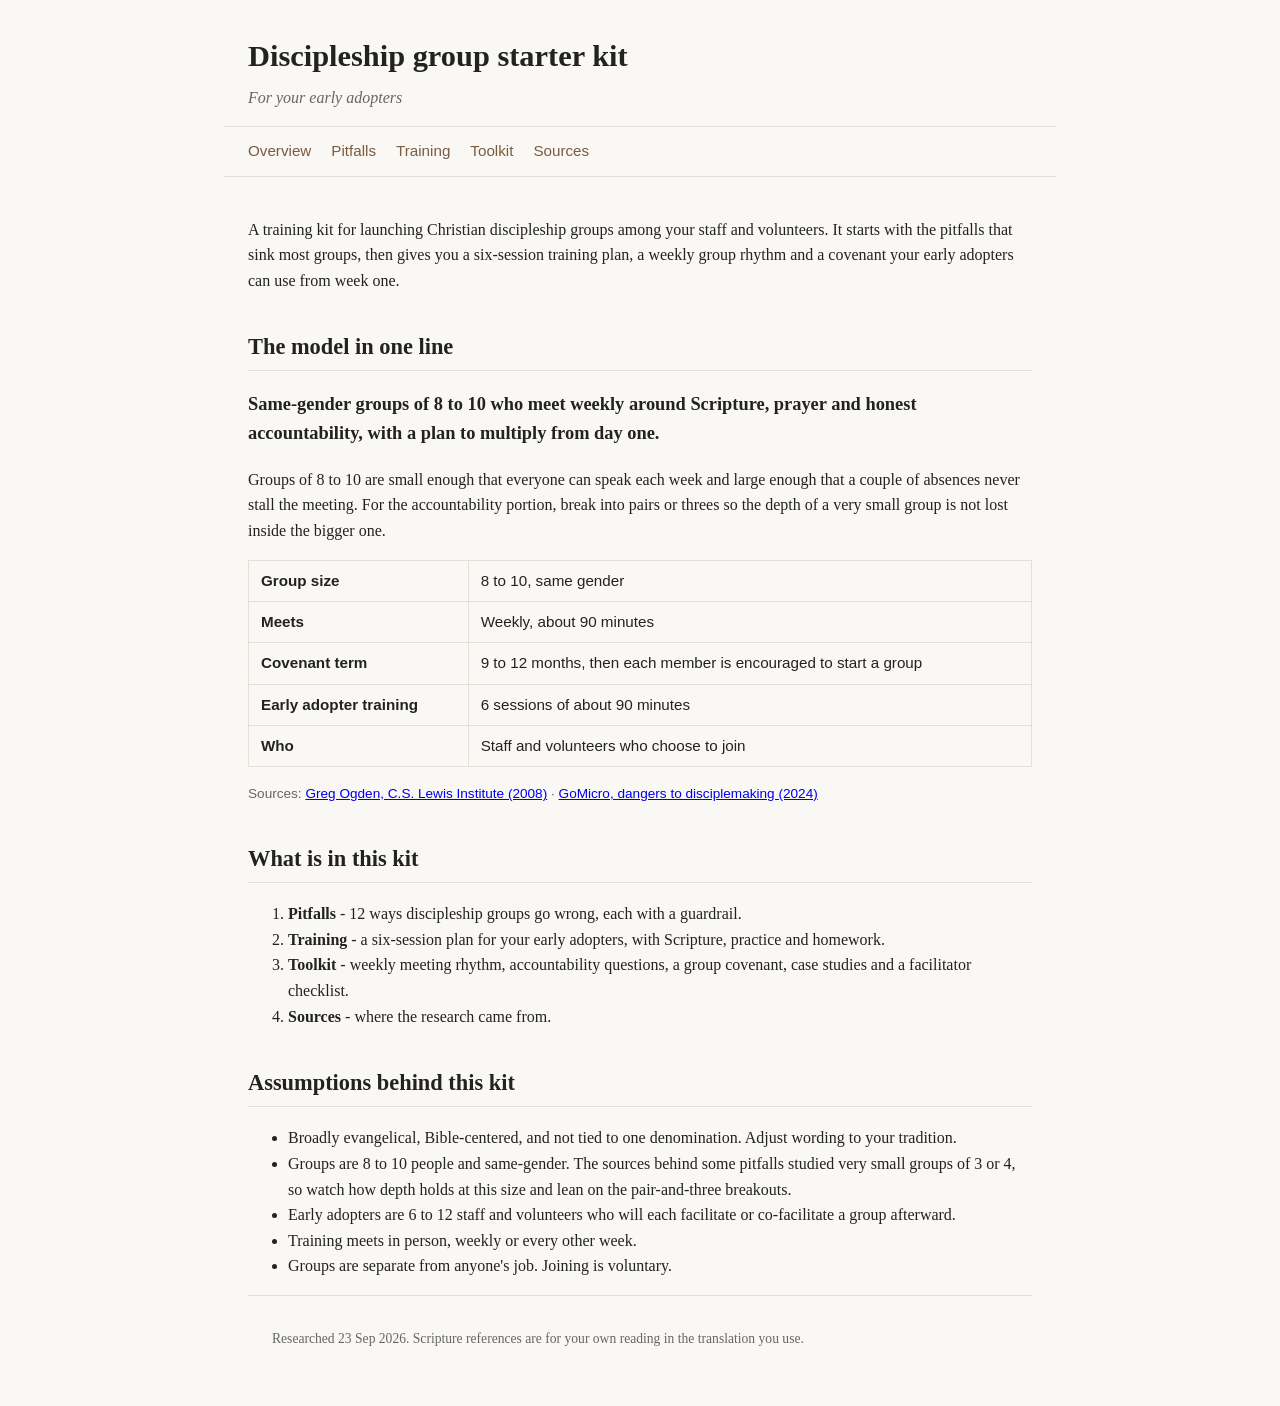
<file: index.html>
<!DOCTYPE html>
<html lang="en">
<head>
<meta charset="utf-8">
<meta name="viewport" content="width=device-width, initial-scale=1">
<link rel="stylesheet" href="styles.css">
<title>Discipleship group starter kit</title>
</head>
<body>
<header class="site">
<h1>Discipleship group starter kit</h1>
<p class="sub">For your early adopters</p>
</header>
<nav class="site"><a href="index.html">Overview</a><a href="pitfalls.html">Pitfalls</a><a href="training.html">Training</a><a href="toolkit.html">Toolkit</a><a href="sources.html">Sources</a></nav>
<main>
<p>A training kit for launching Christian discipleship groups among your staff and volunteers. It starts with the pitfalls that sink most groups, then gives you a six-session training plan, a weekly group rhythm and a covenant your early adopters can use from week one.</p>

<h2>The model in one line</h2>
<p class="key">Same-gender groups of 8 to 10 who meet weekly around Scripture, prayer and honest accountability, with a plan to multiply from day one.</p>
<p>Groups of 8 to 10 are small enough that everyone can speak each week and large enough that a couple of absences never stall the meeting. For the accountability portion, break into pairs or threes so the depth of a very small group is not lost inside the bigger one.</p>
<table>
<tr><th>Group size</th><td>8 to 10, same gender</td></tr>
<tr><th>Meets</th><td>Weekly, about 90 minutes</td></tr>
<tr><th>Covenant term</th><td>9 to 12 months, then each member is encouraged to start a group</td></tr>
<tr><th>Early adopter training</th><td>6 sessions of about 90 minutes</td></tr>
<tr><th>Who</th><td>Staff and volunteers who choose to join</td></tr>
</table>
<p class="src">Sources: <a href="https://www.cslewisinstitute.org/resources/making-disciples-jesus-way-a-few-at-a-time/">Greg Ogden, C.S. Lewis Institute (2008)</a> · <a href="https://www.gomicro.blog/sinkholes-and-potholes-dangers-and-barriers-to-effective-disciplemaking/">GoMicro, dangers to disciplemaking (2024)</a></p>

<h2>What is in this kit</h2>
<ol>
<li><strong>Pitfalls</strong> - 12 ways discipleship groups go wrong, each with a guardrail.</li>
<li><strong>Training</strong> - a six-session plan for your early adopters, with Scripture, practice and homework.</li>
<li><strong>Toolkit</strong> - weekly meeting rhythm, accountability questions, a group covenant, case studies and a facilitator checklist.</li>
<li><strong>Sources</strong> - where the research came from.</li>
</ol>

<h2>Assumptions behind this kit</h2>
<ul>
<li>Broadly evangelical, Bible-centered, and not tied to one denomination. Adjust wording to your tradition.</li>
<li>Groups are 8 to 10 people and same-gender. The sources behind some pitfalls studied very small groups of 3 or 4, so watch how depth holds at this size and lean on the pair-and-three breakouts.</li>
<li>Early adopters are 6 to 12 staff and volunteers who will each facilitate or co-facilitate a group afterward.</li>
<li>Training meets in person, weekly or every other week.</li>
<li>Groups are separate from anyone's job. Joining is voluntary.</li>
</ul>
<footer class="site">Researched 23 Sep 2026. Scripture references are for your own reading in the translation you use.</footer>
</main>
</body>
</html>
</file>
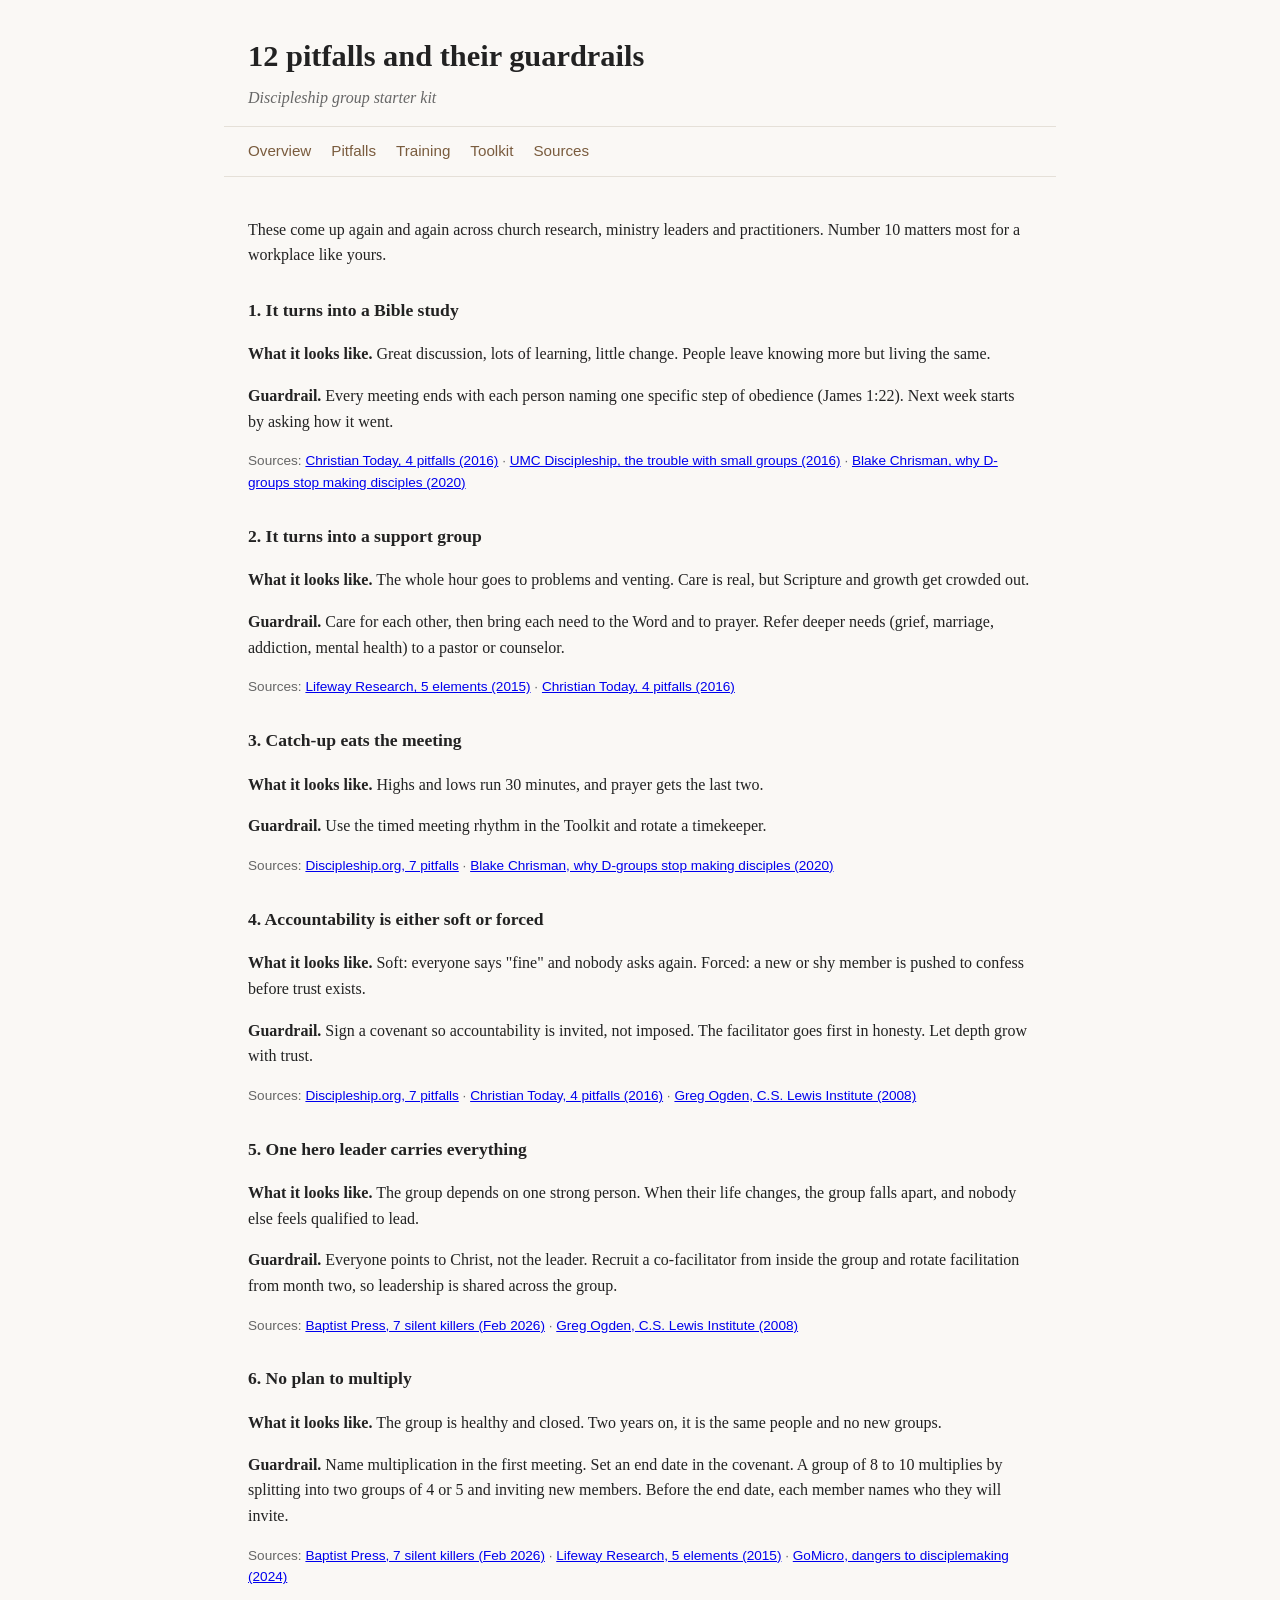
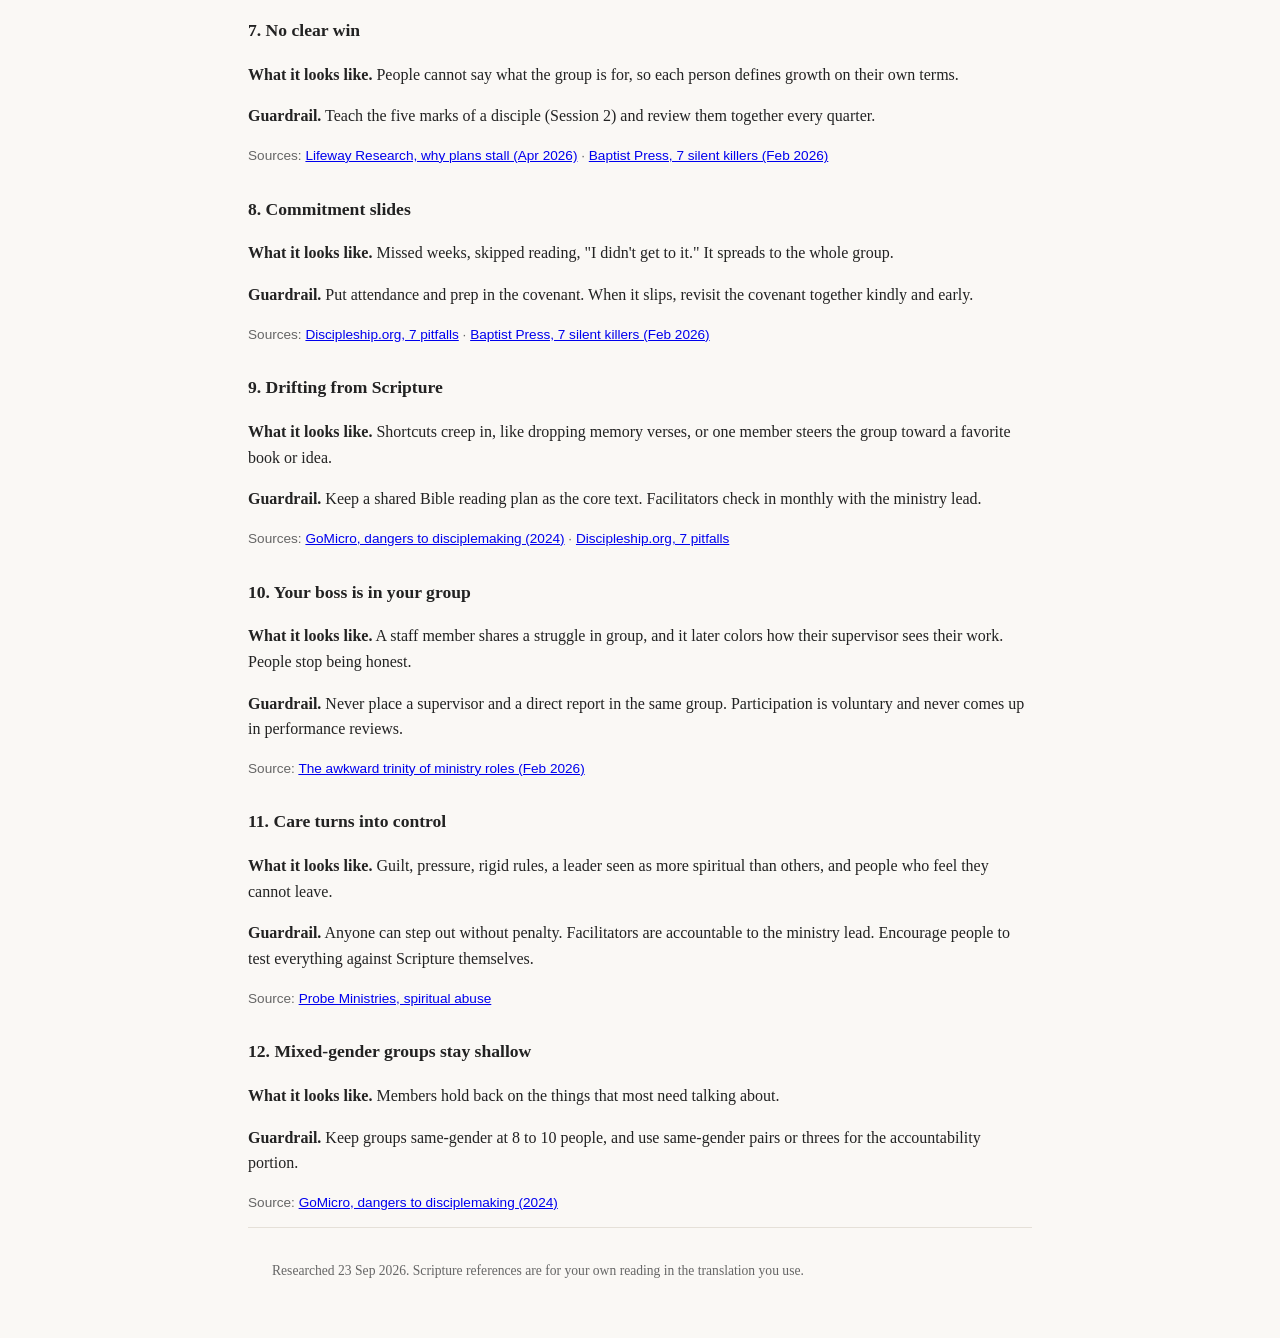
<file: pitfalls.html>
<!DOCTYPE html>
<html lang="en">
<head>
<meta charset="utf-8">
<meta name="viewport" content="width=device-width, initial-scale=1">
<link rel="stylesheet" href="styles.css">
<title>Pitfalls - Discipleship group starter kit</title>
</head>
<body>
<header class="site">
<h1>12 pitfalls and their guardrails</h1>
<p class="sub">Discipleship group starter kit</p>
</header>
<nav class="site"><a href="index.html">Overview</a><a href="pitfalls.html">Pitfalls</a><a href="training.html">Training</a><a href="toolkit.html">Toolkit</a><a href="sources.html">Sources</a></nav>
<main>
<p>These come up again and again across church research, ministry leaders and practitioners. Number 10 matters most for a workplace like yours.</p>

<h3>1. It turns into a Bible study</h3>
<p><strong>What it looks like.</strong> Great discussion, lots of learning, little change. People leave knowing more but living the same.</p>
<p><strong>Guardrail.</strong> Every meeting ends with each person naming one specific step of obedience (James 1:22). Next week starts by asking how it went.</p>
<p class="src">Sources: <a href="https://www.christiantoday.com/trends/care-groups-and-3-other-pitfalls-to-watch-out-for-in-discipleship">Christian Today, 4 pitfalls (2016)</a> · <a href="https://www.umcdiscipleship.org/blog/the-trouble-with-small-groups">UMC Discipleship, the trouble with small groups (2016)</a> · <a href="https://blakechrisman.com/why-your-d-groups-arent-making-disciples/">Blake Chrisman, why D-groups stop making disciples (2020)</a></p>

<h3>2. It turns into a support group</h3>
<p><strong>What it looks like.</strong> The whole hour goes to problems and venting. Care is real, but Scripture and growth get crowded out.</p>
<p><strong>Guardrail.</strong> Care for each other, then bring each need to the Word and to prayer. Refer deeper needs (grief, marriage, addiction, mental health) to a pastor or counselor.</p>
<p class="src">Sources: <a href="https://research.lifeway.com/2015/08/03/5-essential-elements-of-transformational-small-groups/">Lifeway Research, 5 elements (2015)</a> · <a href="https://www.christiantoday.com/trends/care-groups-and-3-other-pitfalls-to-watch-out-for-in-discipleship">Christian Today, 4 pitfalls (2016)</a></p>

<h3>3. Catch-up eats the meeting</h3>
<p><strong>What it looks like.</strong> Highs and lows run 30 minutes, and prayer gets the last two.</p>
<p><strong>Guardrail.</strong> Use the timed meeting rhythm in the Toolkit and rotate a timekeeper.</p>
<p class="src">Sources: <a href="https://discipleship.org/blog/pitfalls-discipleship/">Discipleship.org, 7 pitfalls</a> · <a href="https://blakechrisman.com/why-your-d-groups-arent-making-disciples/">Blake Chrisman, why D-groups stop making disciples (2020)</a></p>

<h3>4. Accountability is either soft or forced</h3>
<p><strong>What it looks like.</strong> Soft: everyone says "fine" and nobody asks again. Forced: a new or shy member is pushed to confess before trust exists.</p>
<p><strong>Guardrail.</strong> Sign a covenant so accountability is invited, not imposed. The facilitator goes first in honesty. Let depth grow with trust.</p>
<p class="src">Sources: <a href="https://discipleship.org/blog/pitfalls-discipleship/">Discipleship.org, 7 pitfalls</a> · <a href="https://www.christiantoday.com/trends/care-groups-and-3-other-pitfalls-to-watch-out-for-in-discipleship">Christian Today, 4 pitfalls (2016)</a> · <a href="https://www.cslewisinstitute.org/resources/making-disciples-jesus-way-a-few-at-a-time/">Greg Ogden, C.S. Lewis Institute (2008)</a></p>

<h3>5. One hero leader carries everything</h3>
<p><strong>What it looks like.</strong> The group depends on one strong person. When their life changes, the group falls apart, and nobody else feels qualified to lead.</p>
<p><strong>Guardrail.</strong> Everyone points to Christ, not the leader. Recruit a co-facilitator from inside the group and rotate facilitation from month two, so leadership is shared across the group.</p>
<p class="src">Sources: <a href="https://www.baptistpress.com/resource-library/bptoolbox/discipleship-culture-7-silent-killers-of-healthy-groups-ministry-one-shift-to-change-everything/">Baptist Press, 7 silent killers (Feb 2026)</a> · <a href="https://www.cslewisinstitute.org/resources/making-disciples-jesus-way-a-few-at-a-time/">Greg Ogden, C.S. Lewis Institute (2008)</a></p>

<h3>6. No plan to multiply</h3>
<p><strong>What it looks like.</strong> The group is healthy and closed. Two years on, it is the same people and no new groups.</p>
<p><strong>Guardrail.</strong> Name multiplication in the first meeting. Set an end date in the covenant. A group of 8 to 10 multiplies by splitting into two groups of 4 or 5 and inviting new members. Before the end date, each member names who they will invite.</p>
<p class="src">Sources: <a href="https://www.baptistpress.com/resource-library/bptoolbox/discipleship-culture-7-silent-killers-of-healthy-groups-ministry-one-shift-to-change-everything/">Baptist Press, 7 silent killers (Feb 2026)</a> · <a href="https://research.lifeway.com/2015/08/03/5-essential-elements-of-transformational-small-groups/">Lifeway Research, 5 elements (2015)</a> · <a href="https://www.gomicro.blog/sinkholes-and-potholes-dangers-and-barriers-to-effective-disciplemaking/">GoMicro, dangers to disciplemaking (2024)</a></p>

<h3>7. No clear win</h3>
<p><strong>What it looks like.</strong> People cannot say what the group is for, so each person defines growth on their own terms.</p>
<p><strong>Guardrail.</strong> Teach the five marks of a disciple (Session 2) and review them together every quarter.</p>
<p class="src">Sources: <a href="https://research.lifeway.com/2026/04/29/why-most-church-discipleship-plans-stall-and-6-practical-ways-to-fix-it-fast/">Lifeway Research, why plans stall (Apr 2026)</a> · <a href="https://www.baptistpress.com/resource-library/bptoolbox/discipleship-culture-7-silent-killers-of-healthy-groups-ministry-one-shift-to-change-everything/">Baptist Press, 7 silent killers (Feb 2026)</a></p>

<h3>8. Commitment slides</h3>
<p><strong>What it looks like.</strong> Missed weeks, skipped reading, "I didn't get to it." It spreads to the whole group.</p>
<p><strong>Guardrail.</strong> Put attendance and prep in the covenant. When it slips, revisit the covenant together kindly and early.</p>
<p class="src">Sources: <a href="https://discipleship.org/blog/pitfalls-discipleship/">Discipleship.org, 7 pitfalls</a> · <a href="https://www.baptistpress.com/resource-library/bptoolbox/discipleship-culture-7-silent-killers-of-healthy-groups-ministry-one-shift-to-change-everything/">Baptist Press, 7 silent killers (Feb 2026)</a></p>

<h3>9. Drifting from Scripture</h3>
<p><strong>What it looks like.</strong> Shortcuts creep in, like dropping memory verses, or one member steers the group toward a favorite book or idea.</p>
<p><strong>Guardrail.</strong> Keep a shared Bible reading plan as the core text. Facilitators check in monthly with the ministry lead.</p>
<p class="src">Sources: <a href="https://www.gomicro.blog/sinkholes-and-potholes-dangers-and-barriers-to-effective-disciplemaking/">GoMicro, dangers to disciplemaking (2024)</a> · <a href="https://discipleship.org/blog/pitfalls-discipleship/">Discipleship.org, 7 pitfalls</a></p>

<h3>10. Your boss is in your group</h3>
<p><strong>What it looks like.</strong> A staff member shares a struggle in group, and it later colors how their supervisor sees their work. People stop being honest.</p>
<p><strong>Guardrail.</strong> Never place a supervisor and a direct report in the same group. Participation is voluntary and never comes up in performance reviews.</p>
<p class="src">Source: <a href="https://redsheepkurt.substack.com/p/the-awkward-trinity-of-ministry-roles">The awkward trinity of ministry roles (Feb 2026)</a></p>

<h3>11. Care turns into control</h3>
<p><strong>What it looks like.</strong> Guilt, pressure, rigid rules, a leader seen as more spiritual than others, and people who feel they cannot leave.</p>
<p><strong>Guardrail.</strong> Anyone can step out without penalty. Facilitators are accountable to the ministry lead. Encourage people to test everything against Scripture themselves.</p>
<p class="src">Source: <a href="https://probe.org/spiritual-abuse/">Probe Ministries, spiritual abuse</a></p>

<h3>12. Mixed-gender groups stay shallow</h3>
<p><strong>What it looks like.</strong> Members hold back on the things that most need talking about.</p>
<p><strong>Guardrail.</strong> Keep groups same-gender at 8 to 10 people, and use same-gender pairs or threes for the accountability portion.</p>
<p class="src">Source: <a href="https://www.gomicro.blog/sinkholes-and-potholes-dangers-and-barriers-to-effective-disciplemaking/">GoMicro, dangers to disciplemaking (2024)</a></p>
<footer class="site">Researched 23 Sep 2026. Scripture references are for your own reading in the translation you use.</footer>
</main>
</body>
</html>
</file>
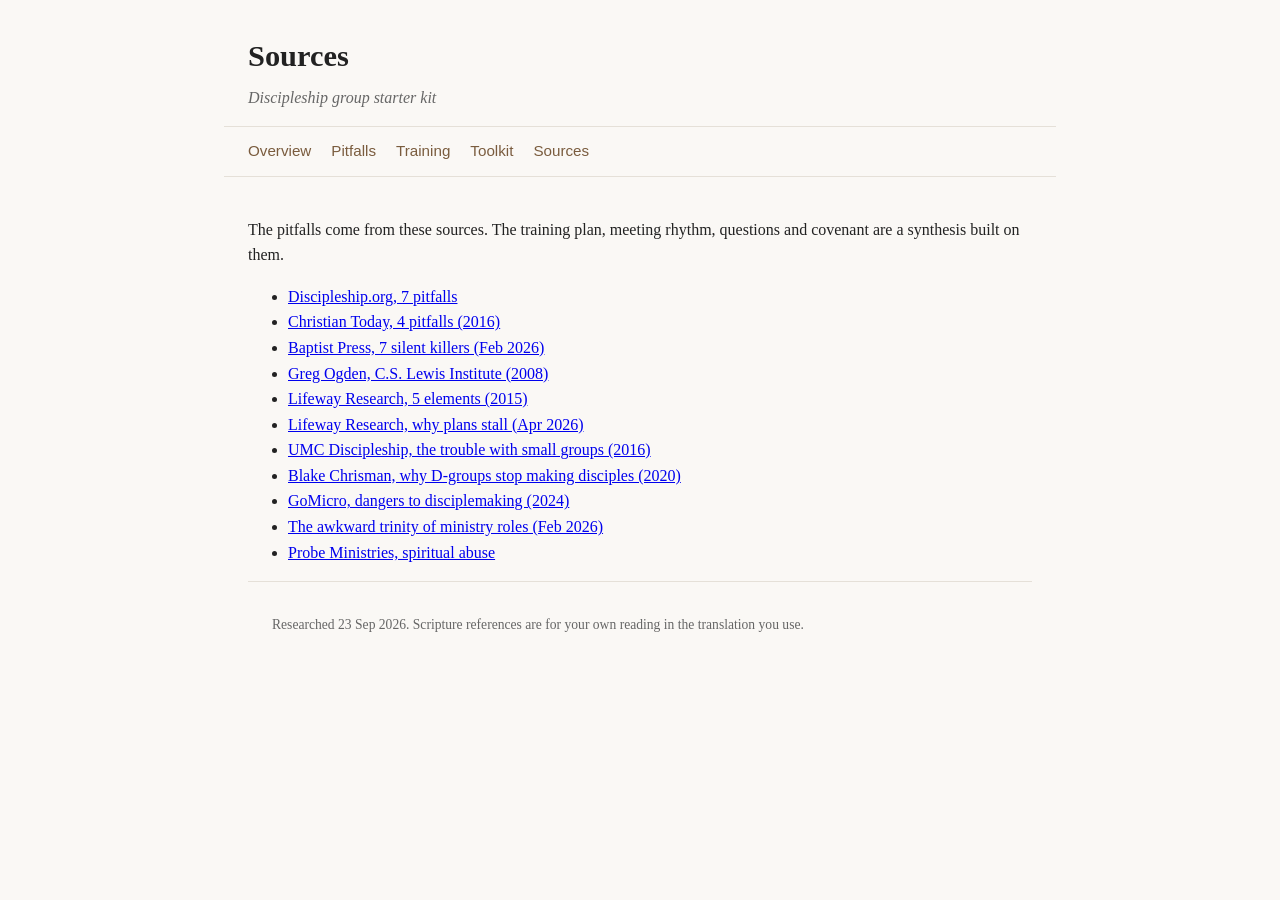
<file: sources.html>
<!DOCTYPE html>
<html lang="en">
<head>
<meta charset="utf-8">
<meta name="viewport" content="width=device-width, initial-scale=1">
<link rel="stylesheet" href="styles.css">
<title>Sources - Discipleship group starter kit</title>
</head>
<body>
<header class="site">
<h1>Sources</h1>
<p class="sub">Discipleship group starter kit</p>
</header>
<nav class="site"><a href="index.html">Overview</a><a href="pitfalls.html">Pitfalls</a><a href="training.html">Training</a><a href="toolkit.html">Toolkit</a><a href="sources.html">Sources</a></nav>
<main>
<p>The pitfalls come from these sources. The training plan, meeting rhythm, questions and covenant are a synthesis built on them.</p>
<ul>
<li><a href="https://discipleship.org/blog/pitfalls-discipleship/">Discipleship.org, 7 pitfalls</a></li>
<li><a href="https://www.christiantoday.com/trends/care-groups-and-3-other-pitfalls-to-watch-out-for-in-discipleship">Christian Today, 4 pitfalls (2016)</a></li>
<li><a href="https://www.baptistpress.com/resource-library/bptoolbox/discipleship-culture-7-silent-killers-of-healthy-groups-ministry-one-shift-to-change-everything/">Baptist Press, 7 silent killers (Feb 2026)</a></li>
<li><a href="https://www.cslewisinstitute.org/resources/making-disciples-jesus-way-a-few-at-a-time/">Greg Ogden, C.S. Lewis Institute (2008)</a></li>
<li><a href="https://research.lifeway.com/2015/08/03/5-essential-elements-of-transformational-small-groups/">Lifeway Research, 5 elements (2015)</a></li>
<li><a href="https://research.lifeway.com/2026/04/29/why-most-church-discipleship-plans-stall-and-6-practical-ways-to-fix-it-fast/">Lifeway Research, why plans stall (Apr 2026)</a></li>
<li><a href="https://www.umcdiscipleship.org/blog/the-trouble-with-small-groups">UMC Discipleship, the trouble with small groups (2016)</a></li>
<li><a href="https://blakechrisman.com/why-your-d-groups-arent-making-disciples/">Blake Chrisman, why D-groups stop making disciples (2020)</a></li>
<li><a href="https://www.gomicro.blog/sinkholes-and-potholes-dangers-and-barriers-to-effective-disciplemaking/">GoMicro, dangers to disciplemaking (2024)</a></li>
<li><a href="https://redsheepkurt.substack.com/p/the-awkward-trinity-of-ministry-roles">The awkward trinity of ministry roles (Feb 2026)</a></li>
<li><a href="https://probe.org/spiritual-abuse/">Probe Ministries, spiritual abuse</a></li>
</ul>
<footer class="site">Researched 23 Sep 2026. Scripture references are for your own reading in the translation you use.</footer>
</main>
</body>
</html>
</file>
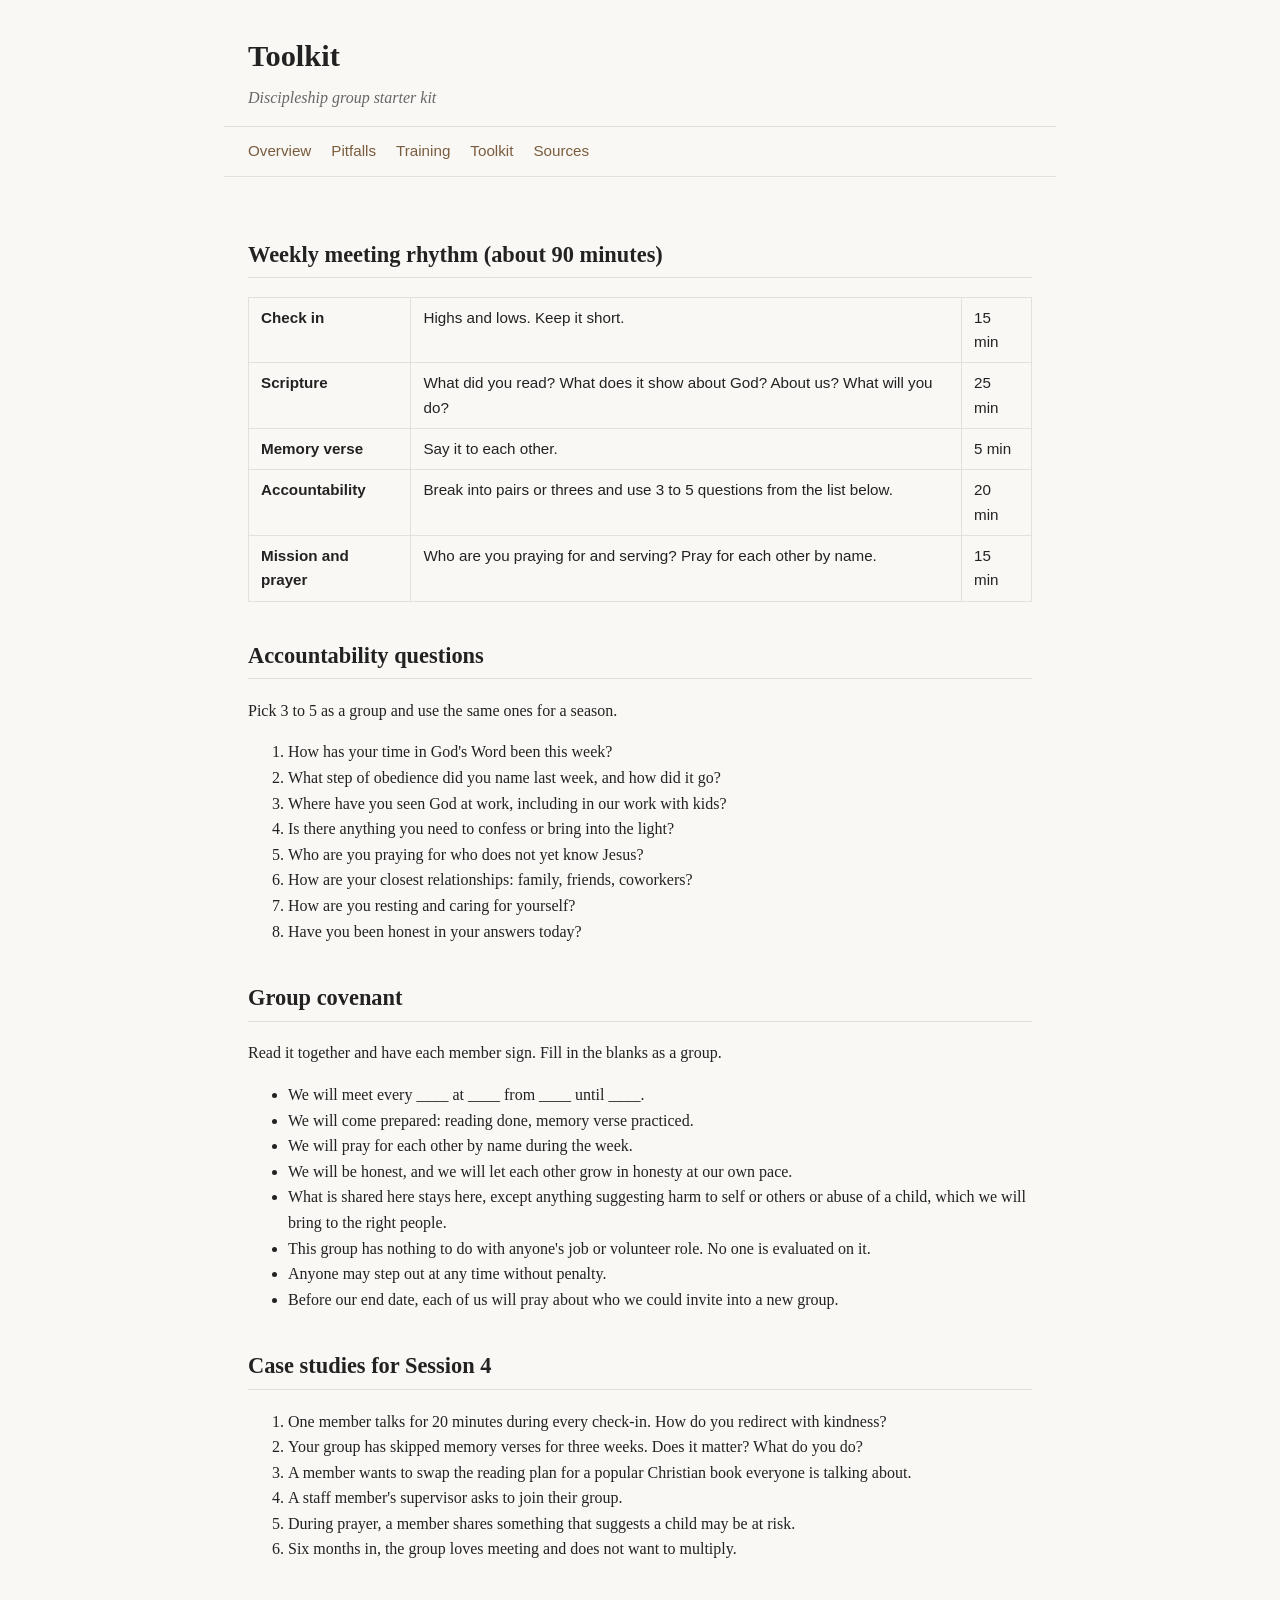
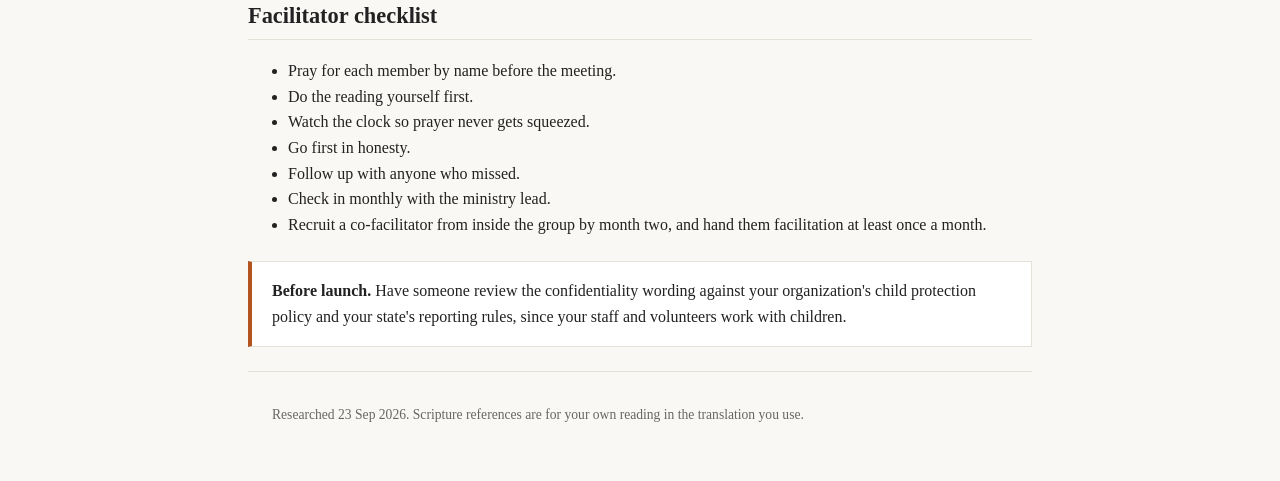
<file: toolkit.html>
<!DOCTYPE html>
<html lang="en">
<head>
<meta charset="utf-8">
<meta name="viewport" content="width=device-width, initial-scale=1">
<link rel="stylesheet" href="styles.css">
<title>Toolkit - Discipleship group starter kit</title>
</head>
<body>
<header class="site">
<h1>Toolkit</h1>
<p class="sub">Discipleship group starter kit</p>
</header>
<nav class="site"><a href="index.html">Overview</a><a href="pitfalls.html">Pitfalls</a><a href="training.html">Training</a><a href="toolkit.html">Toolkit</a><a href="sources.html">Sources</a></nav>
<main>
<h2>Weekly meeting rhythm (about 90 minutes)</h2>
<table>
<tr><th>Check in</th><td>Highs and lows. Keep it short.</td><td>15 min</td></tr>
<tr><th>Scripture</th><td>What did you read? What does it show about God? About us? What will you do?</td><td>25 min</td></tr>
<tr><th>Memory verse</th><td>Say it to each other.</td><td>5 min</td></tr>
<tr><th>Accountability</th><td>Break into pairs or threes and use 3 to 5 questions from the list below.</td><td>20 min</td></tr>
<tr><th>Mission and prayer</th><td>Who are you praying for and serving? Pray for each other by name.</td><td>15 min</td></tr>
</table>

<h2>Accountability questions</h2>
<p>Pick 3 to 5 as a group and use the same ones for a season.</p>
<ol>
<li>How has your time in God's Word been this week?</li>
<li>What step of obedience did you name last week, and how did it go?</li>
<li>Where have you seen God at work, including in our work with kids?</li>
<li>Is there anything you need to confess or bring into the light?</li>
<li>Who are you praying for who does not yet know Jesus?</li>
<li>How are your closest relationships: family, friends, coworkers?</li>
<li>How are you resting and caring for yourself?</li>
<li>Have you been honest in your answers today?</li>
</ol>

<h2>Group covenant</h2>
<p>Read it together and have each member sign. Fill in the blanks as a group.</p>
<ul>
<li>We will meet every ____ at ____ from ____ until ____.</li>
<li>We will come prepared: reading done, memory verse practiced.</li>
<li>We will pray for each other by name during the week.</li>
<li>We will be honest, and we will let each other grow in honesty at our own pace.</li>
<li>What is shared here stays here, except anything suggesting harm to self or others or abuse of a child, which we will bring to the right people.</li>
<li>This group has nothing to do with anyone's job or volunteer role. No one is evaluated on it.</li>
<li>Anyone may step out at any time without penalty.</li>
<li>Before our end date, each of us will pray about who we could invite into a new group.</li>
</ul>

<h2>Case studies for Session 4</h2>
<ol>
<li>One member talks for 20 minutes during every check-in. How do you redirect with kindness?</li>
<li>Your group has skipped memory verses for three weeks. Does it matter? What do you do?</li>
<li>A member wants to swap the reading plan for a popular Christian book everyone is talking about.</li>
<li>A staff member's supervisor asks to join their group.</li>
<li>During prayer, a member shares something that suggests a child may be at risk.</li>
<li>Six months in, the group loves meeting and does not want to multiply.</li>
</ol>

<h2>Facilitator checklist</h2>
<ul>
<li>Pray for each member by name before the meeting.</li>
<li>Do the reading yourself first.</li>
<li>Watch the clock so prayer never gets squeezed.</li>
<li>Go first in honesty.</li>
<li>Follow up with anyone who missed.</li>
<li>Check in monthly with the ministry lead.</li>
<li>Recruit a co-facilitator from inside the group by month two, and hand them facilitation at least once a month.</li>
</ul>
<div class="callout warn"><strong>Before launch.</strong> Have someone review the confidentiality wording against your organization's child protection policy and your state's reporting rules, since your staff and volunteers work with children.</div>
<footer class="site">Researched 23 Sep 2026. Scripture references are for your own reading in the translation you use.</footer>
</main>
</body>
</html>
</file>
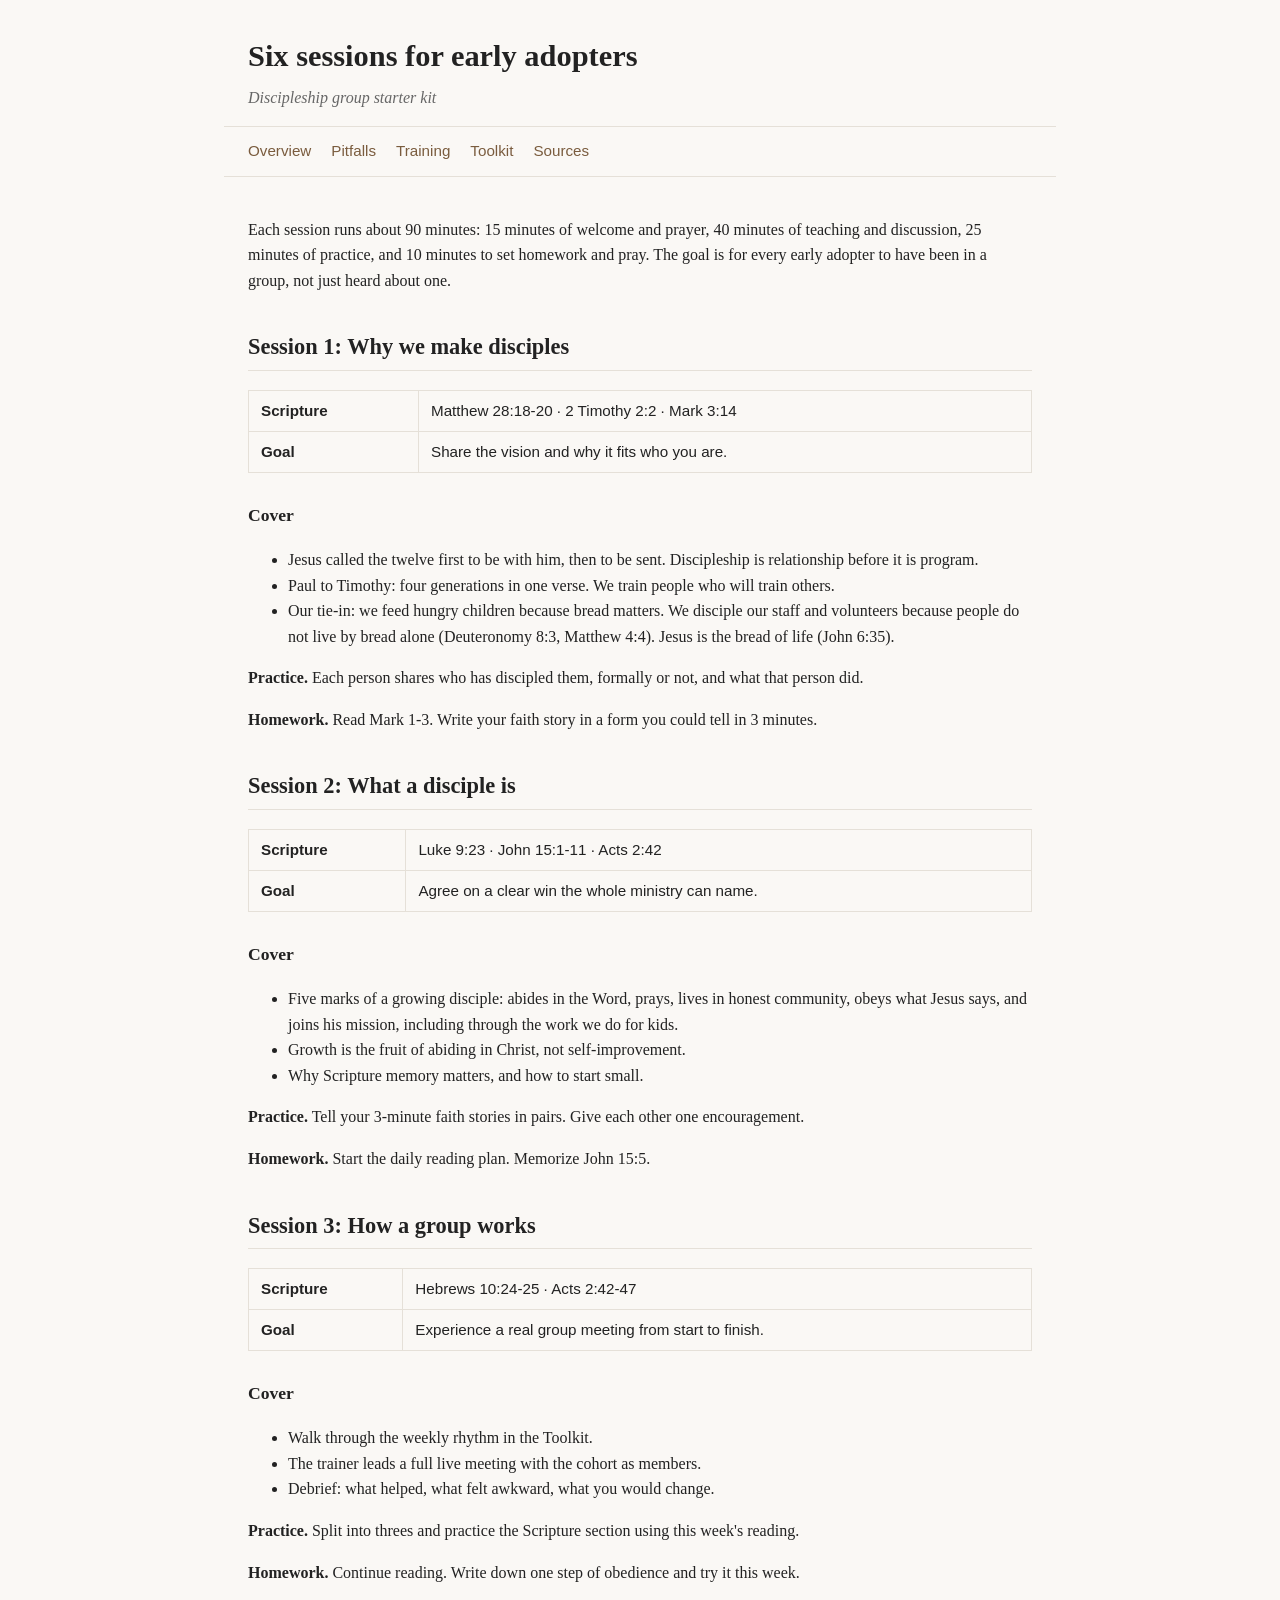
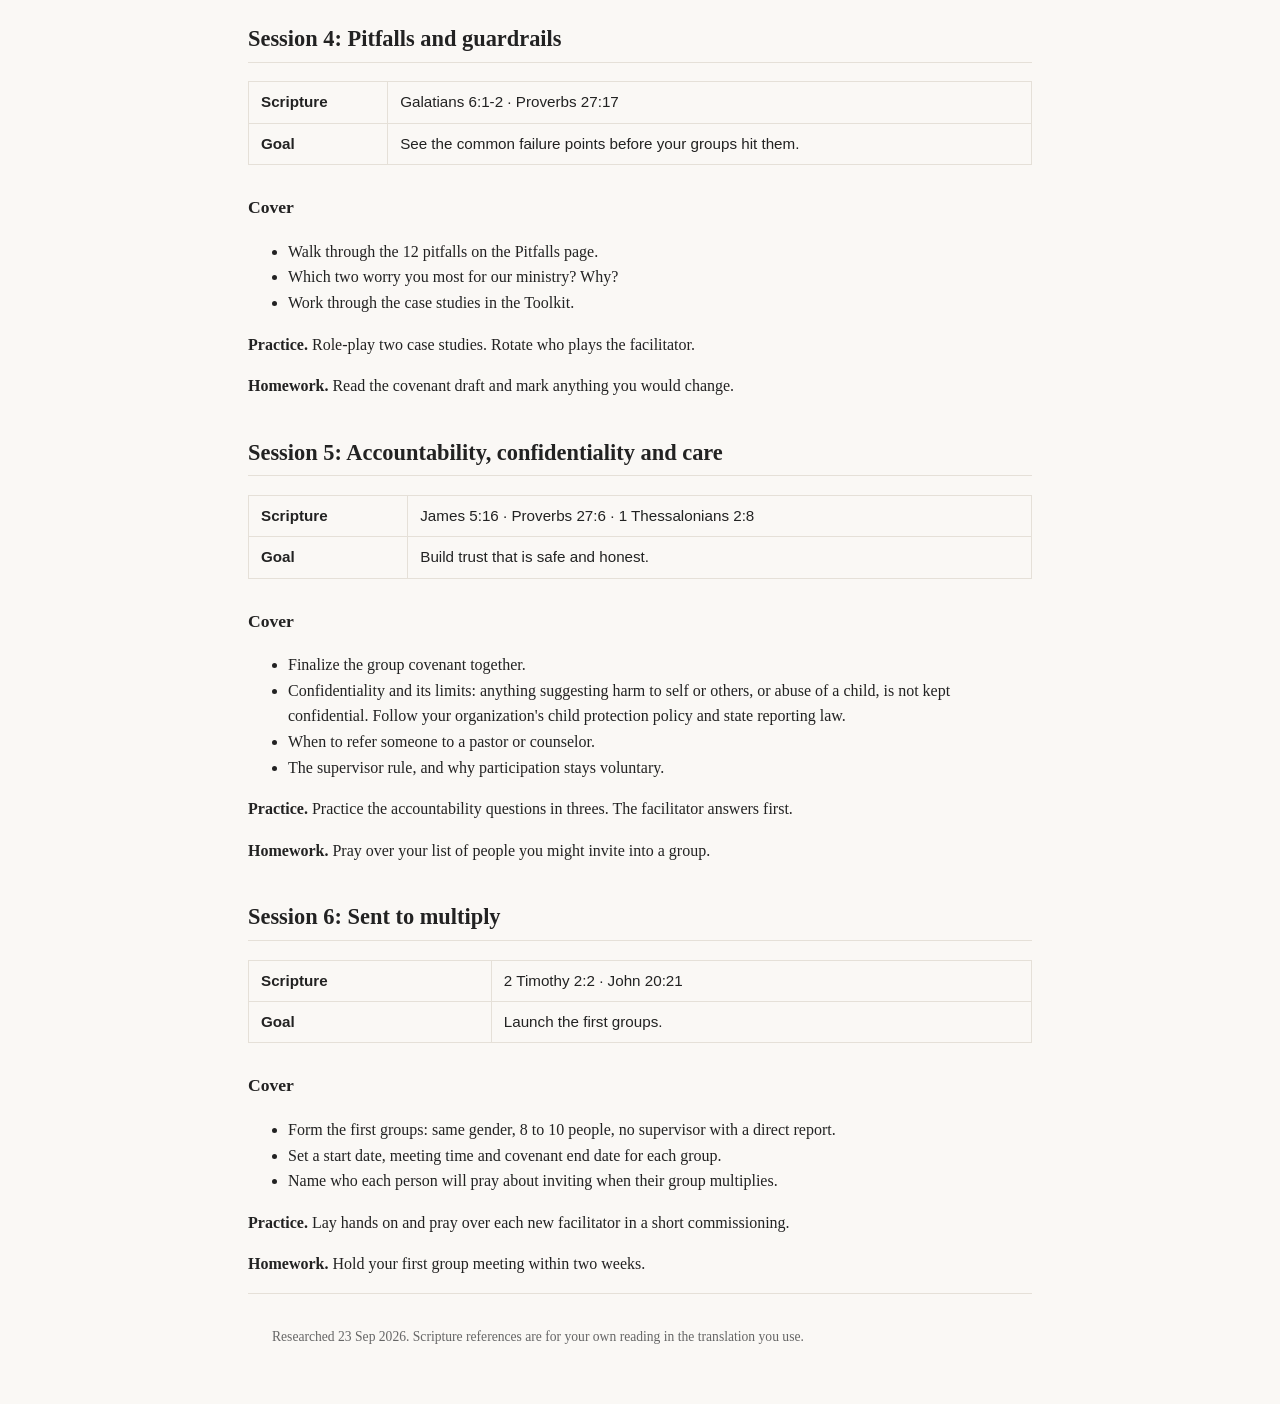
<file: training.html>
<!DOCTYPE html>
<html lang="en">
<head>
<meta charset="utf-8">
<meta name="viewport" content="width=device-width, initial-scale=1">
<link rel="stylesheet" href="styles.css">
<title>Training - Discipleship group starter kit</title>
</head>
<body>
<header class="site">
<h1>Six sessions for early adopters</h1>
<p class="sub">Discipleship group starter kit</p>
</header>
<nav class="site"><a href="index.html">Overview</a><a href="pitfalls.html">Pitfalls</a><a href="training.html">Training</a><a href="toolkit.html">Toolkit</a><a href="sources.html">Sources</a></nav>
<main>
<p>Each session runs about 90 minutes: 15 minutes of welcome and prayer, 40 minutes of teaching and discussion, 25 minutes of practice, and 10 minutes to set homework and pray. The goal is for every early adopter to have been in a group, not just heard about one.</p>

<h2>Session 1: Why we make disciples</h2>
<table>
<tr><th>Scripture</th><td>Matthew 28:18-20 · 2 Timothy 2:2 · Mark 3:14</td></tr>
<tr><th>Goal</th><td>Share the vision and why it fits who you are.</td></tr>
</table>
<h3>Cover</h3>
<ul>
<li>Jesus called the twelve first to be with him, then to be sent. Discipleship is relationship before it is program.</li>
<li>Paul to Timothy: four generations in one verse. We train people who will train others.</li>
<li>Our tie-in: we feed hungry children because bread matters. We disciple our staff and volunteers because people do not live by bread alone (Deuteronomy 8:3, Matthew 4:4). Jesus is the bread of life (John 6:35).</li>
</ul>
<p><strong>Practice.</strong> Each person shares who has discipled them, formally or not, and what that person did.</p>
<p><strong>Homework.</strong> Read Mark 1-3. Write your faith story in a form you could tell in 3 minutes.</p>

<h2>Session 2: What a disciple is</h2>
<table>
<tr><th>Scripture</th><td>Luke 9:23 · John 15:1-11 · Acts 2:42</td></tr>
<tr><th>Goal</th><td>Agree on a clear win the whole ministry can name.</td></tr>
</table>
<h3>Cover</h3>
<ul>
<li>Five marks of a growing disciple: abides in the Word, prays, lives in honest community, obeys what Jesus says, and joins his mission, including through the work we do for kids.</li>
<li>Growth is the fruit of abiding in Christ, not self-improvement.</li>
<li>Why Scripture memory matters, and how to start small.</li>
</ul>
<p><strong>Practice.</strong> Tell your 3-minute faith stories in pairs. Give each other one encouragement.</p>
<p><strong>Homework.</strong> Start the daily reading plan. Memorize John 15:5.</p>

<h2>Session 3: How a group works</h2>
<table>
<tr><th>Scripture</th><td>Hebrews 10:24-25 · Acts 2:42-47</td></tr>
<tr><th>Goal</th><td>Experience a real group meeting from start to finish.</td></tr>
</table>
<h3>Cover</h3>
<ul>
<li>Walk through the weekly rhythm in the Toolkit.</li>
<li>The trainer leads a full live meeting with the cohort as members.</li>
<li>Debrief: what helped, what felt awkward, what you would change.</li>
</ul>
<p><strong>Practice.</strong> Split into threes and practice the Scripture section using this week's reading.</p>
<p><strong>Homework.</strong> Continue reading. Write down one step of obedience and try it this week.</p>

<h2>Session 4: Pitfalls and guardrails</h2>
<table>
<tr><th>Scripture</th><td>Galatians 6:1-2 · Proverbs 27:17</td></tr>
<tr><th>Goal</th><td>See the common failure points before your groups hit them.</td></tr>
</table>
<h3>Cover</h3>
<ul>
<li>Walk through the 12 pitfalls on the Pitfalls page.</li>
<li>Which two worry you most for our ministry? Why?</li>
<li>Work through the case studies in the Toolkit.</li>
</ul>
<p><strong>Practice.</strong> Role-play two case studies. Rotate who plays the facilitator.</p>
<p><strong>Homework.</strong> Read the covenant draft and mark anything you would change.</p>

<h2>Session 5: Accountability, confidentiality and care</h2>
<table>
<tr><th>Scripture</th><td>James 5:16 · Proverbs 27:6 · 1 Thessalonians 2:8</td></tr>
<tr><th>Goal</th><td>Build trust that is safe and honest.</td></tr>
</table>
<h3>Cover</h3>
<ul>
<li>Finalize the group covenant together.</li>
<li>Confidentiality and its limits: anything suggesting harm to self or others, or abuse of a child, is not kept confidential. Follow your organization's child protection policy and state reporting law.</li>
<li>When to refer someone to a pastor or counselor.</li>
<li>The supervisor rule, and why participation stays voluntary.</li>
</ul>
<p><strong>Practice.</strong> Practice the accountability questions in threes. The facilitator answers first.</p>
<p><strong>Homework.</strong> Pray over your list of people you might invite into a group.</p>

<h2>Session 6: Sent to multiply</h2>
<table>
<tr><th>Scripture</th><td>2 Timothy 2:2 · John 20:21</td></tr>
<tr><th>Goal</th><td>Launch the first groups.</td></tr>
</table>
<h3>Cover</h3>
<ul>
<li>Form the first groups: same gender, 8 to 10 people, no supervisor with a direct report.</li>
<li>Set a start date, meeting time and covenant end date for each group.</li>
<li>Name who each person will pray about inviting when their group multiplies.</li>
</ul>
<p><strong>Practice.</strong> Lay hands on and pray over each new facilitator in a short commissioning.</p>
<p><strong>Homework.</strong> Hold your first group meeting within two weeks.</p>
<footer class="site">Researched 23 Sep 2026. Scripture references are for your own reading in the translation you use.</footer>
</main>
</body>
</html>
</file>
<file: styles.css>
:root { --ink:#222; --muted:#666; --accent:#7a5c3e; --line:#e5e0d8; --bg:#faf8f5; }
* { box-sizing: border-box; }
body { margin:0; font-family: Georgia, 'Times New Roman', serif; color:var(--ink); background:var(--bg); line-height:1.6; }
header.site { border-bottom:1px solid var(--line); padding:2rem 1.5rem 1rem; max-width:52rem; margin:0 auto; }
header.site h1 { margin:0 0 .25rem; font-size:1.9rem; }
header.site p.sub { margin:0; color:var(--muted); font-style:italic; }
nav.site { max-width:52rem; margin:0 auto; padding:.75rem 1.5rem; border-bottom:1px solid var(--line); display:flex; gap:1.25rem; flex-wrap:wrap; font-family: -apple-system, 'Segoe UI', sans-serif; font-size:.95rem; }
nav.site a { color:var(--accent); text-decoration:none; }
nav.site a:hover { text-decoration:underline; }
main { max-width:52rem; margin:0 auto; padding:1.5rem; }
h2 { font-size:1.4rem; margin-top:2.25rem; border-bottom:1px solid var(--line); padding-bottom:.3rem; }
h3 { font-size:1.1rem; margin-top:1.75rem; }
table { border-collapse:collapse; width:100%; margin:1rem 0; font-family:-apple-system,'Segoe UI',sans-serif; font-size:.95rem; }
td, th { border:1px solid var(--line); padding:.5rem .75rem; text-align:left; vertical-align:top; }
.callout { background:#fff; border:1px solid var(--line); border-left:4px solid var(--accent); padding:1rem 1.25rem; margin:1.5rem 0; }
.callout.warn { border-left-color:#b3541e; }
.key { font-size:1.15rem; font-weight:bold; }
.src { color:var(--muted); font-size:.85rem; font-family:-apple-system,'Segoe UI',sans-serif; }
footer.site { max-width:52rem; margin:0 auto; padding:2rem 1.5rem; color:var(--muted); font-size:.85rem; border-top:1px solid var(--line); }
</file>
